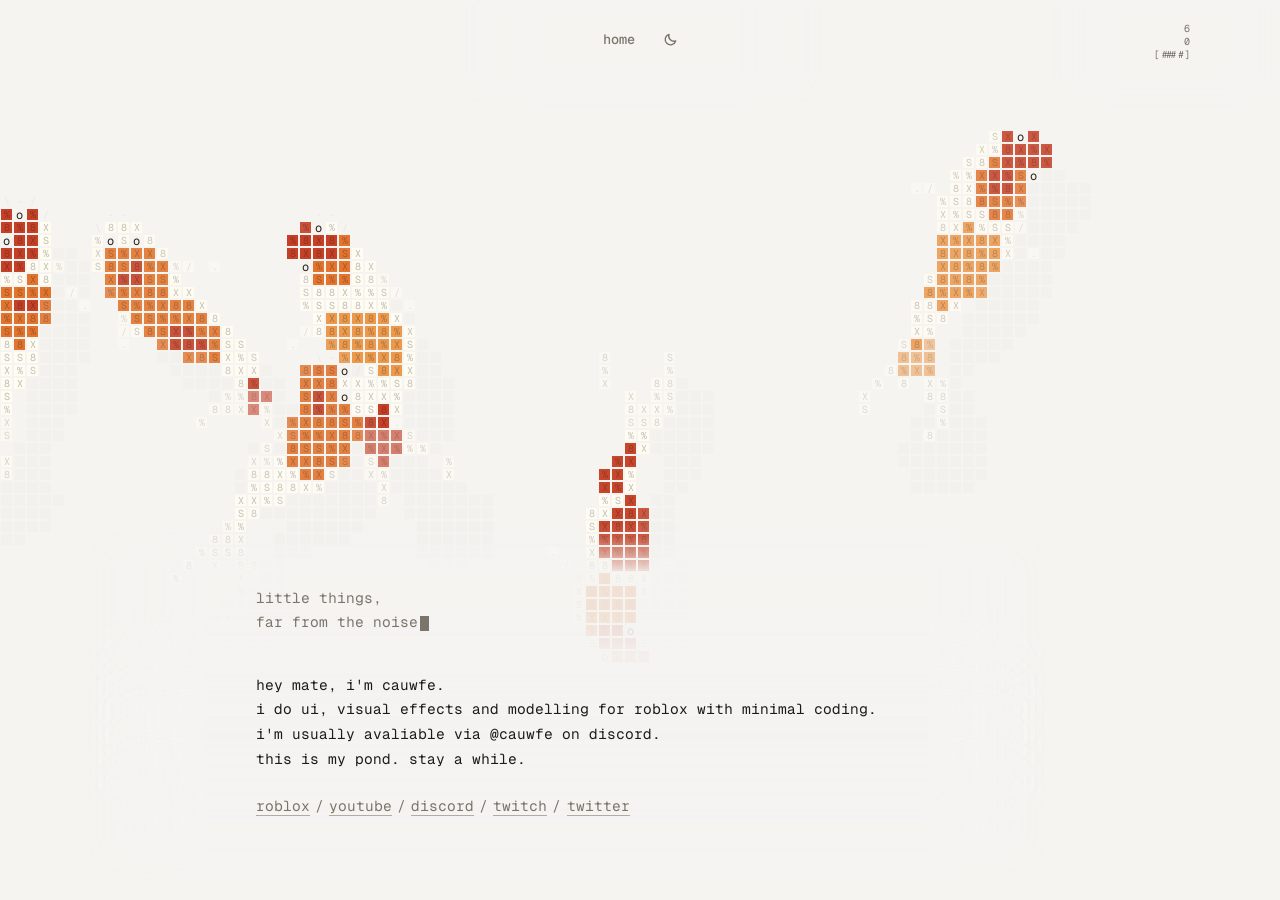
<file: index.html>
<!doctype html>
<html lang="en" data-theme="light">
<head>
<meta charset="utf-8">
<meta name="viewport" content="width=device-width, initial-scale=1, viewport-fit=cover">
<title>cauwfe.com</title>
<meta name="description" content="cauwfe — a quiet pond on the internet">
<meta name="theme-color" content="#ebe7dd">
<link rel="icon" type="image/png" sizes="128x128" href="[data-uri]">
<link rel="preconnect" href="https://fonts.googleapis.com">
<link rel="preconnect" href="https://fonts.gstatic.com" crossorigin>
<link rel="stylesheet" href="https://fonts.googleapis.com/css2?family=Geist+Mono:wght@400;500&display=swap">
<style>
  :root {
    --bg: #1a1917;
    --fg: #fffdfa;
    --dim: #9a9896;
    --line: #5a5550;
    color-scheme: dark;
  }
  :root[data-theme="light"] {
    --bg: #f5f4f1;
    --fg: #1d1b18;
    --dim: #7a746a;
    --line: #b3ab9d;
    color-scheme: light;
  }
  * { box-sizing: border-box; }
  .switching, .switching *, .switching *::before, .switching *::after { transition: none !important; }
  html, body { margin: 0; height: 100%; }
  body {
    background: var(--bg);
    color: var(--fg);
    font: 14.5px/1.7 "Geist Mono", ui-monospace, "SF Mono", Menlo, Consolas, "Liberation Mono", monospace;
    overflow: hidden;
    -webkit-font-smoothing: antialiased;
  }
  #pond { position: fixed; inset: 0; width: 100%; height: 100%; display: block; z-index: 0; }

  nav {
    position: fixed; top: 28px; left: 0; right: 0;
    width: fit-content; margin-inline: auto;
    display: flex; justify-content: center; align-items: center; gap: 28px;
    z-index: 2; font-size: 13.5px; font-weight: 500; pointer-events: none;
  }
  nav > * { pointer-events: auto; }
  nav, nav .cur { color: var(--dim); }
  button#theme {
    background: none; border: 0; padding: 0; margin: 0; cursor: pointer;
    color: var(--dim); font: inherit; line-height: 1;
  }
  button#theme:hover { color: var(--dim); }
  button#theme svg { width: 15px; height: 15px; display: block; }

  #stats {
    position: fixed; top: 22px; right: max(20px, 7vw);
    z-index: 2; font-size: 10px; line-height: 1.3; color: var(--dim);
    text-align: right; pointer-events: none; font-variant-numeric: tabular-nums;
  }

  main {
    position: fixed; z-index: 1;
    left: max(24px, 20vw);
    bottom: max(36px, 9vh);
    width: fit-content; max-width: min(640px, calc(100vw - 48px));
    pointer-events: none;
  }
  main > * { pointer-events: auto; position: relative; }
  /* a plain background-coloured overlay behind each text element: big panel, short fall-off (normal blending) */
  main > *::before, nav::before, #stats::before {
    --fx: 120px; --fy: 48px;                      /* fall-off distance: sides / top+bottom */
    content: ""; position: absolute; z-index: -1; pointer-events: none;
    background: color-mix(in srgb, var(--bg) 86%, transparent);
    -webkit-mask-image:
      linear-gradient(to right, transparent 0, rgba(0,0,0,.12) calc(var(--fx) * .3), rgba(0,0,0,.5) calc(var(--fx) * .6), #000 var(--fx),
                      #000 calc(100% - var(--fx)), rgba(0,0,0,.5) calc(100% - var(--fx) * .6), rgba(0,0,0,.12) calc(100% - var(--fx) * .3), transparent 100%),
      linear-gradient(to bottom, transparent 0, rgba(0,0,0,.12) calc(var(--fy) * .3), rgba(0,0,0,.5) calc(var(--fy) * .6), #000 var(--fy),
                      #000 calc(100% - var(--fy)), rgba(0,0,0,.5) calc(100% - var(--fy) * .6), rgba(0,0,0,.12) calc(100% - var(--fy) * .3), transparent 100%);
    -webkit-mask-composite: source-in;
            mask-image:
      linear-gradient(to right, transparent 0, rgba(0,0,0,.12) calc(var(--fx) * .3), rgba(0,0,0,.5) calc(var(--fx) * .6), #000 var(--fx),
                      #000 calc(100% - var(--fx)), rgba(0,0,0,.5) calc(100% - var(--fx) * .6), rgba(0,0,0,.12) calc(100% - var(--fx) * .3), transparent 100%),
      linear-gradient(to bottom, transparent 0, rgba(0,0,0,.12) calc(var(--fy) * .3), rgba(0,0,0,.5) calc(var(--fy) * .6), #000 var(--fy),
                      #000 calc(100% - var(--fy)), rgba(0,0,0,.5) calc(100% - var(--fy) * .6), rgba(0,0,0,.12) calc(100% - var(--fy) * .3), transparent 100%);
            mask-composite: intersect;
  }
  main > *::before { inset: -64px -170px; }
  nav::before      { --fx: 90px; --fy: 40px; inset: -60px -150px; }
  #stats::before   { --fx: 70px; --fy: 34px; inset: -50px -110px; }
  blockquote {
    margin: 0 0 2.6em; color: var(--dim);
  }
  p { margin: 0; }
  .links { margin-top: 1.6em; color: var(--dim); }
  a {
    color: inherit; text-decoration: none;
    border-bottom: 1px solid var(--line);
    transition: border-color .2s, color .2s;
  }
  a:hover, a:focus-visible { color: var(--fg); border-color: var(--fg); outline: none; }
  .links a { color: var(--dim); }
  .links a:hover { color: var(--fg); }
  .links .sep { margin: 0 .35em; }
  .caret {
    display: inline-block; width: .6em; height: 1.05em; vertical-align: text-bottom;
    background: var(--dim); margin-left: 2px; animation: blink 1.1s steps(1) infinite;
  }
  @keyframes blink { 50% { opacity: 0; } }
  @media (max-width: 600px) {
    body { font-size: 13px; }
    nav { top: 20px; }
    #stats { top: 16px; right: 20px; }
  }
  @media (prefers-reduced-motion: reduce) { .caret { animation: none; } }
</style>
</head>
<body>

<canvas id="pond" aria-hidden="true"></canvas>

<nav>
  <span class="cur">home</span>
  <button id="theme" type="button" aria-label="Toggle light/dark theme" title="toggle theme"></button>
</nav>

<div id="stats" aria-hidden="true"><div id="nFish">6</div><div id="nFed">0</div><div id="food"></div></div>

<!-- ============ EDIT YOUR CONTENT BELOW ============ -->
<main>
  <blockquote>little things,<br>far from the noise<span class="caret"></span></blockquote>

  <p>hey mate, i'm cauwfe.</p>
  <p>i do ui, visual effects and modelling for roblox with minimal coding.</p>
  <p>i'm usually avaliable via @cauwfe on discord.</p>
  <p>this is my pond. stay a while.</p>

  <p class="links">
    <a href="https://www.roblox.com/search/users?keyword=cauwfe" target="_blank" rel="noopener noreferrer">roblox</a><span class="sep">/</span><a href="https://www.youtube.com/@cauwfe" target="_blank" rel="noopener noreferrer">youtube</a><span class="sep">/</span><a href="https://discord.com" target="_blank" rel="noopener noreferrer">discord</a><span class="sep">/</span><a href="https://www.twitch.tv/cauwfe" target="_blank" rel="noopener noreferrer">twitch</a><span class="sep">/</span><a href="https://x.com/cauwfe" target="_blank" rel="noopener noreferrer">twitter</a>
  </p>
</main>
<!-- ================================================= -->


<script>
(() => {
  'use strict';

  /* ---------- theme ---------- */
  const root = document.documentElement;
  const themeBtn = document.getElementById('theme');
  const ICON_SUN = '<svg viewBox="0 0 16 16" fill="none" stroke="currentColor" stroke-width="1.5" stroke-linecap="round"><circle cx="8" cy="8" r="3"/><path d="M8 1.5v1.6M8 12.9v1.6M1.5 8h1.6M12.9 8h1.6M3.4 3.4l1.1 1.1M11.5 11.5l1.1 1.1M3.4 12.6l1.1-1.1M11.5 4.5l1.1-1.1"/></svg>';
  const ICON_MOON = '<svg viewBox="0 0 16 16" fill="none" stroke="currentColor" stroke-width="1.5" stroke-linejoin="round"><path d="M13.5 9.6A5.7 5.7 0 0 1 6.4 2.5a5.7 5.7 0 1 0 7.1 7.1z"/></svg>';
  let theme = 'light';                 // always opens in light mode; the toggle only lasts for the visit
  function applyTheme() {
    root.dataset.theme = theme;
    themeBtn.innerHTML = theme === 'dark' ? ICON_SUN : ICON_MOON;
    const m = document.querySelector('meta[name=theme-color]');
    if (m) m.content = theme === 'dark' ? '#1a1917' : '#ebe7dd';
  }
  themeBtn.addEventListener('click', () => {
    theme = theme === 'dark' ? 'light' : 'dark';
    // freeze every transition for the switch so the page, text and blur panels all change on the same frame
    root.classList.add('switching');
    requestAnimationFrame(() => requestAnimationFrame(() => root.classList.remove('switching')));
    applyTheme();
  });
  applyTheme();

  /* ---------- palettes (rgb) ---------- */
  const PAL = {
    dark: {
      // sampled from the daoho.dev screenshot, with a clean white instead of its grey
      white: [238, 232, 220], orange: [172, 97, 52], red: [158, 74, 40],
      amber: [184, 118, 64], black: [42, 42, 49],
      shadow: [255, 244, 220, 0.007], ripple: [150, 147, 141], pellet: [184, 118, 64]
    },
    light: {
      white: [255, 252, 242], orange: [226, 112, 40], red: [196, 58, 32],
      amber: [236, 150, 70], black: [52, 52, 60],
      shadow: [90, 70, 40, 0.014], ripple: [90, 84, 74], pellet: [214, 100, 30]
    }
  };

  /* ---------- canvas ---------- */
  const cv = document.getElementById('pond');
  const ctx = cv.getContext('2d');
  const nFishEl = document.getElementById('nFish');
  const nFedEl = document.getElementById('nFed');
  const FONT = '"Geist Mono", ui-monospace, "SF Mono", Menlo, Consolas, "Liberation Mono", monospace';
  let W = 0, H = 0, dpr = 1, CS = 14, cols = 0, rows = 0;

  function resize() {
    dpr = Math.min(window.devicePixelRatio || 1, 2);
    W = window.innerWidth; H = window.innerHeight;
    CS = W < 600 ? 10 : 13;
    cv.width = Math.floor(W * dpr); cv.height = Math.floor(H * dpr);
    ctx.setTransform(dpr, 0, 0, dpr, 0, 0);
    cols = Math.ceil(W / CS); rows = Math.ceil(H / CS);
  }
  window.addEventListener('resize', resize);
  resize();

  /* ---------- helpers ---------- */
  const rnd = (a, b) => a + Math.random() * (b - a);
  const wrap = a => { while (a > Math.PI) a -= 2 * Math.PI; while (a < -Math.PI) a += 2 * Math.PI; return a; };
  const clamp = (v, a, b) => Math.max(a, Math.min(b, v));
  const BODY_CHARS = { white: '8S%X', orange: '8X%S', red: '8X%', amber: '%X8', black: 'X8' };

  /* ---------- koi ---------- */
  function makeSpots() {
    // kohaku-style: a white koi with a few big, soft-edged saddles of orange/red
    const spots = [];
    const style = Math.random();
    const n = style < 0.2 ? 2 : Math.floor(rnd(3, 5));       // a few mostly-white koi, most with several patches
    let u = rnd(0.1, 0.22);
    for (let i = 0; i < n && u < 0.88; i++) {
      const r = Math.random();
      const col = r < 0.6 ? 'orange' : r < 0.85 ? 'red' : 'amber';
      const ru = rnd(0.09, 0.17), v = rnd(-0.35, 0.35), rv = rnd(0.7, 1.15);
      spots.push({ u, v, ru, rv, col });
      // overlapping lobe + a small "heart" of deeper red so patches feel organic
      spots.push({ u: u + rnd(-0.07, 0.07), v: v + rnd(-0.4, 0.4), ru: ru * rnd(0.6, 0.9), rv: rv * rnd(0.5, 0.8), col });
      if (col === 'orange' && Math.random() < 0.4)
        spots.push({ u: u + rnd(-0.03, 0.03), v: v + rnd(-0.2, 0.2), ru: ru * 0.4, rv: rv * 0.4, col: 'red' });
      u += ru * rnd(1.8, 2.8);                                  // march down the back so patches don't all pile up
    }
    // tancho-style red crown on some fish
    if (Math.random() < 0.45) spots.push({ u: 0.04, v: 0, ru: 0.09, rv: 0.9, col: 'red' });
    return spots;
  }

  function makeFish(x, y) {
    const N = Math.floor(rnd(20, 26));            // long, slim body
    const ang = rnd(0, Math.PI * 2);
    const f = {
      N, w: rnd(2.6, 3.2), ang, speed: rnd(2.5, 4), base: rnd(2.4, 3.6),
      phase: rnd(0, 6.28), spots: makeSpots(), pts: [], tx: 0, ty: 0, boost: 0,
      depth: rnd(0.78, 1),                         // deeper koi are a little fainter and slower
      restT: rnd(3, 12), restLen: rnd(2, 3.5), wake: rnd(0.3, 1.5)
    };
    for (let i = 0; i < N; i++) f.pts.push({ x: x - Math.cos(ang) * i * 1.0, y: y - Math.sin(ang) * i * 1.0 });
    pickTarget(f);
    return f;
  }
  function pickTarget(f) {
    f.tx = rnd(-3, cols + 3); f.ty = rnd(-3, rows + 3);
  }

  const fish = [];
  const ripples = [];
  const pellets = [];
  let fed = 0;
  const FISH_COUNT = 6;
  for (let i = 0; i < FISH_COUNT; i++) fish.push(makeFish(rnd(0, cols), rnd(0, rows * 0.7)));
  nFishEl.textContent = FISH_COUNT;

  function addRipple(x, y, max, strength) {
    ripples.push({ x, y, t: 0, dur: max * 0.42 + 1.2, max, s: strength });
  }

  function updateFish(f, dt) {
    const head = f.pts[0];

    // choose a target: nearest pellet if any, else wander
    let chasing = false;
    let best = null, bd = 1e9;
    for (const p of pellets) {
      if (p.age < 0.35) continue;
      const d = Math.hypot(p.x - head.x, p.y - head.y);
      if (d < bd && d < 60) { bd = d; best = p; }
    }
    if (best) { f.tx = best.x; f.ty = best.y; chasing = true; }
    else if (Math.hypot(f.tx - head.x, f.ty - head.y) < 4) pickTarget(f);

    // steer
    // steer around other koi's bodies (only when close, so they can still swim right up to each other)
    let ax = 0, ay = 0;
    for (const o of fish) {
      if (o === f) continue;
      const lim = (f.w + o.w) * 0.9 + 5;
      for (let k = 0; k < o.N; k += 2) {
        const q = o.pts[k], dx = head.x - q.x, dy = head.y - q.y, d = Math.hypot(dx, dy);
        if (d < lim && d > 0.01) { const wg = (lim - d) / lim; ax += dx / d * wg; ay += dy / d * wg; }
      }
    }
    let gx = f.tx - head.x, gy = f.ty - head.y;
    const gl = Math.hypot(gx, gy) || 1; gx /= gl; gy /= gl;
    const want = Math.atan2(gy + ay * 2.5, gx + ax * 2.5);
    const diff = wrap(want - f.ang);
    const maxTurn = (chasing ? 3.2 : 1.5) * dt;
    f.ang += clamp(diff, -maxTurn, maxTurn);

    // keep within the (slightly oversized) pond
    const m = 5;
    if (head.x < -m && Math.cos(f.ang) < 0 || head.x > cols + m && Math.cos(f.ang) > 0 ||
        head.y < -m && Math.sin(f.ang) < 0 || head.y > rows + m && Math.sin(f.ang) > 0) {
      f.tx = cols / 2 + rnd(-cols / 4, cols / 4); f.ty = rows / 2 + rnd(-rows / 4, rows / 4);
    }

    // now and then a koi stops beating its tail and drifts
    f.restT -= dt;
    if (f.restT < -f.restLen) { f.restT = rnd(6, 15); f.restLen = rnd(1.8, 3.6); }
    const resting = !chasing && f.restT < 0;
    const goal = chasing ? f.base * 2.4 : f.base * f.depth * (resting ? 0.28 : 1);
    f.boost = Math.max(0, f.boost - dt);
    f.speed += (goal + (f.boost > 0 ? 3 : 0) - f.speed) * Math.min(1, dt * 2.5);
    // each tail beat gives a little surge forward, then a glide
    const surge = 0.78 + 0.34 * Math.sin(f.phase - 0.8);
    head.x += Math.cos(f.ang) * f.speed * surge * dt;
    head.y += Math.sin(f.ang) * f.speed * surge * dt;
    f.phase += dt * (resting ? 1.6 : 3 + f.speed * 0.9);
    // tiny wake ripples while swimming
    f.wake -= dt;
    if (f.wake <= 0) {
      f.wake = rnd(1, 1.9);
      if (f.speed > 2 && head.x > 0 && head.y > 0 && head.x < cols && head.y < rows) addRipple(head.x, head.y, 3.5, 0.22);
    }

    // follow-the-leader spine
    const seg = 1.0;
    for (let i = 1; i < f.N; i++) {
      const a = f.pts[i - 1], b = f.pts[i];
      const dx = a.x - b.x, dy = a.y - b.y;
      const d = Math.hypot(dx, dy) || 1e-6;
      if (d > seg) { const k = (d - seg) / d; b.x += dx * k; b.y += dy * k; }
    }

    // eat pellets
    for (let i = pellets.length - 1; i >= 0; i--) {
      const p = pellets[i];
      if (p.age > 0.35 && Math.hypot(p.x - head.x, p.y - head.y) < 2.2) {
        pellets.splice(i, 1);
        addRipple(p.x, p.y, 5, 0.9);
        fed++; nFedEl.textContent = fed;
        f.boost = 0.6;
      }
    }
  }

  /* hard separation: no two koi may overlap (they can still touch edge-to-edge) */
  function separate() {
    for (let pass = 0; pass < 2; pass++) {
      for (let a = 0; a < fish.length; a++) {
        for (let b = a + 1; b < fish.length; b++) {
          const A = fish[a], B = fish[b];
          for (let i = 0; i < A.N; i++) {
            const ra = radiusAt(i / (A.N - 1), A.w);
            for (let j = 0; j < B.N; j++) {
              const p = A.pts[i], q = B.pts[j];
              const dx = p.x - q.x, dy = p.y - q.y;
              const min = (ra + radiusAt(j / (B.N - 1), B.w)) * 0.92;
              const d2 = dx * dx + dy * dy;
              if (d2 >= min * min) continue;
              const d = Math.sqrt(d2) || 0.01, push = (min - d) * 0.5;
              const nx = dx / d, ny = dy / d;
              p.x += nx * push; p.y += ny * push; q.x -= nx * push; q.y -= ny * push;
            }
          }
        }
      }
    }
  }

  /* spine with swim wave -> array of {x,y,tx,ty} */
  function spine(f) {
    const out = [];
    const N = f.N;
    for (let i = 0; i < N; i++) {
      const a = f.pts[Math.max(0, i - 1)], b = f.pts[Math.min(N - 1, i + 1)];
      let tx = a.x - b.x, ty = a.y - b.y;
      const L = Math.hypot(tx, ty) || 1; tx /= L; ty /= L;
      const amp = 0.2 + 0.9 * Math.pow(i / (N - 1), 1.3);
      const off = Math.sin(f.phase - i * 0.55) * amp * 0.9;
      out.push({ x: f.pts[i].x - ty * off, y: f.pts[i].y + tx * off, tx, ty });
    }
    return out;
  }

  function radiusAt(u, w) {
    if (u < 0.1) return w * (0.45 + 0.4 * (u / 0.1));                     // rounded snout
    if (u < 0.36) return w * (0.85 + 0.15 * Math.sin((u - 0.1) / 0.26 * Math.PI / 2)); // shoulders, widest point
    if (u < 0.76) return w * (1 - 0.74 * Math.pow((u - 0.36) / 0.4, 1.15)); // taper to the narrow tail base
    return w * 0.26 + w * 0.85 * Math.pow((u - 0.76) / 0.24, 1.1);       // tail fin fans out
  }

  function spotColor(f, u, v) {
    for (let i = f.spots.length - 1; i >= 0; i--) {
      const s = f.spots[i];
      const du = (u - s.u) / s.ru, dv = (v - s.v) / s.rv;
      if (du * du + dv * dv < 1) return s.col;
    }
    return 'white';
  }

  /* rasterise one fish to cells; pass `cells` array + offset (for shadow) */
  function raster(f, sp, ox, oy, out, shadow) {
    const N = sp.length, STEPS = 3, total = (N - 1) * STEPS;
    const found = new Map();
    for (let k = 0; k <= total; k++) {
      const i = Math.min(N - 2, Math.floor(k / STEPS)), t = (k / STEPS) - i;
      const A = sp[i], B = sp[i + 1];
      const x = A.x + (B.x - A.x) * t + ox, y = A.y + (B.y - A.y) * t + oy;
      const px = -(A.ty + (B.ty - A.ty) * t), py = A.tx + (B.tx - A.tx) * t;
      const u = k / total;
      const r = radiusAt(u, f.w);
      const x0 = Math.floor(x - r - 1), x1 = Math.ceil(x + r + 1);
      const y0 = Math.floor(y - r - 1), y1 = Math.ceil(y + r + 1);
      for (let cy = y0; cy <= y1; cy++) {
        if (cy < 0 || cy >= rows) continue;
        for (let cx = x0; cx <= x1; cx++) {
          if (cx < 0 || cx >= cols) continue;
          const dx = cx + 0.5 - x, dy = cy + 0.5 - y;
          const d = Math.hypot(dx, dy) / r;
          if (d > 1) continue;
          const key = cy * cols + cx;
          const prev = found.get(key);
          if (!prev || d < prev.d) {
            found.set(key, { d, u, v: clamp((dx * px + dy * py) / r, -1, 1), cx, cy });
          }
        }
      }
    }
    for (const c of found.values()) {
      const key = c.cy * cols + c.cx;
      if (shadow) { out[key] = { shadow: true }; continue; }
      // forked tail: carve a notch out of the middle of the fin
      if (c.u > 0.9 && Math.abs(c.v) < (c.u - 0.9) * 7) continue;
      const tail = c.u > 0.8;
      const col = tail && c.u > 0.9 ? 'white' : spotColor(f, c.u, c.v);
      const alpha = (tail ? (theme === 'dark' ? 0.62 : 0.65) : 1) * (c.d > 0.82 ? 0.9 : 1) * f.depth;
      const set = BODY_CHARS[col];
      const ch = set[(c.cx * 7 + c.cy * 13 + Math.floor(T * 0.9 + c.cx * 0.37 + c.cy * 0.21)) % set.length]; // scales slowly shimmer
      out[key] = { col, a: alpha, ch, fin: false };
    }

    if (shadow) return;

    // pectoral fins: short swept-back paddles that flutter, drawn as pale translucent cells
    const S = sp[Math.floor(N * 0.24)];
    const flap = Math.sin(f.phase * 1.3) * 0.5;
    for (const side of [-1, 1]) {
      for (let j = 0; j < 3; j++) {
        const off = radiusAt(0.24, f.w) + 0.3 + j * 0.85 + flap * 0.35 * (j + 1) / 3;
        const back = 0.4 + j * 1.1;
        const fx = Math.floor(S.x - S.ty * side * off - S.tx * back);
        const fy = Math.floor(S.y + S.tx * side * off - S.ty * back);
        if (fx < 0 || fy < 0 || fx >= cols || fy >= rows) continue;
        const key = fy * cols + fx;
        if (!out[key]) out[key] = { col: 'white', a: 0.5 - j * 0.08, ch: ['%', '/', '.'][j], fin: false };
      }
    }
    // eyes
    const E = sp[1], er = radiusAt(0.06, f.w) * 0.62;
    for (const side of [-1, 1]) {
      const ex = Math.floor(E.x - E.ty * side * er), ey = Math.floor(E.y + E.tx * side * er);
      if (ex < 0 || ey < 0 || ex >= cols || ey >= rows) continue;
      out[ey * cols + ex] = { eye: true, ch: 'o' };
    }
  }

  /* ---------- input ---------- */
  const MAX_FOOD = 4, REFILL = 5;     // 4 scoops, one comes back every 5s
  let food = MAX_FOOD, refill = 0;
  const foodEl = document.getElementById('food');
  function drawFood() {
    foodEl.textContent = '[' + '#'.repeat(food) + '.'.repeat(MAX_FOOD - food) + ']';
  }
  drawFood();
  function feed(clientX, clientY) {
    const x = clientX / CS, y = clientY / CS;
    if (food <= 0 || pellets.length > 24) { addRipple(x, y, 4, 0.35); return; }   // pond is full / out of food
    food--; drawFood();
    addRipple(x, y, 8, 1);
    const n = 4;
    for (let i = 0; i < n; i++) pellets.push({ x: x + rnd(-2.5, 2.5), y: y + rnd(-2.5, 2.5), age: 0 });
  }
  window.addEventListener('pointerdown', e => {
    if (e.target.closest('a, button')) return;
    feed(e.clientX, e.clientY);
  });

  /* ---------- draw ---------- */
  ctx.textAlign = 'center';
  ctx.textBaseline = 'middle';

  let last = performance.now();
  let rainT = 2;
  let T = 0;                                   // seconds since load (drives scale shimmer)
  const reduce = matchMedia('(prefers-reduced-motion: reduce)').matches;

  function frame(now) {
    const dt = Math.min(0.05, (now - last) / 1000) * (reduce ? 0.5 : 1);
    T += dt;
    last = now;
    const P = PAL[theme];

    // update
    for (const f of fish) updateFish(f, dt);
    separate();
    for (let i = pellets.length - 1; i >= 0; i--) { pellets[i].age += dt; if (pellets[i].age > 25) pellets.splice(i, 1); }
    for (let i = ripples.length - 1; i >= 0; i--) { ripples[i].t += dt; if (ripples[i].t > ripples[i].dur) ripples.splice(i, 1); }
    if (food < MAX_FOOD) { refill += dt; if (refill >= REFILL) { refill = 0; food++; drawFood(); } } else refill = 0;
    rainT -= dt;
    if (rainT <= 0) { rainT = rnd(3, 7); addRipple(rnd(0, cols), rnd(0, rows), rnd(5, 9), 0.5); }

    // rasterise
    const shadowCells = [], bodyCells = [];
    const spines = fish.map(spine);
    fish.forEach((f, i) => raster(f, spines[i], 3, 3.5, shadowCells, true));
    fish.forEach((f, i) => raster(f, spines[i], 0, 0, bodyCells, false));

    // paint
    ctx.clearRect(0, 0, W, H);
    ctx.font = `${Math.round(CS * 0.78)}px ${FONT}`;

    // ripples (under fish)
    for (const r of ripples) {
      const k = r.t / r.dur;
      const R = r.max * (1 - Math.pow(1 - k, 2));
      const a = (1 - k) * 0.5 * r.s;
      const pad = Math.ceil(R + 2);
      const cx0 = Math.floor(r.x) - pad, cy0 = Math.floor(r.y) - pad;
      for (let cy = cy0; cy <= cy0 + pad * 2; cy++) {
        if (cy < 0 || cy >= rows) continue;
        for (let cx = cx0; cx <= cx0 + pad * 2; cx++) {
          if (cx < 0 || cx >= cols) continue;
          const dx = cx + 0.5 - r.x, dy = cy + 0.5 - r.y;
          const d = Math.hypot(dx, dy);
          let ch = null, aa = a;
          if (Math.abs(d - R) < 0.85) {
            const t = ((Math.atan2(dy, dx) + Math.PI / 2) % Math.PI + Math.PI) % Math.PI;
            ch = (t < Math.PI / 8 || t > 7 * Math.PI / 8) ? '-' : t < 3 * Math.PI / 8 ? '\\' : t < 5 * Math.PI / 8 ? '|' : '/';
            // note: tangent angle in y-down coordinates
            if (ch === '\\') ch = '/'; else if (ch === '/') ch = '\\';
          } else if (d < R - 1 && d > R - 3.2 && ((cx * 31 + cy * 17) % 5 === 0)) {
            ch = '.'; aa = a * 0.6;
          }
          if (ch) {
            ctx.fillStyle = `rgba(${P.ripple[0]},${P.ripple[1]},${P.ripple[2]},${aa})`;
            ctx.fillText(ch, cx * CS + CS / 2, cy * CS + CS / 2 + 1);
          }
        }
      }
    }

    // shadows
    ctx.fillStyle = `rgba(${P.shadow[0]},${P.shadow[1]},${P.shadow[2]},${P.shadow[3]})`;
    for (let i = 0; i < shadowCells.length; i++) {
      if (!shadowCells[i] || bodyCells[i]) continue;
      const cx = i % cols, cy = (i / cols) | 0;
      ctx.fillRect(cx * CS + 1, cy * CS + 1, CS - 2, CS - 2);
    }

    // bodies
    for (let i = 0; i < bodyCells.length; i++) {
      const c = bodyCells[i];
      if (!c) continue;
      const cx = i % cols, cy = (i / cols) | 0;
      const x = cx * CS, y = cy * CS;
      if (c.fin) {
        ctx.fillStyle = `rgba(${P.ripple[0]},${P.ripple[1]},${P.ripple[2]},0.45)`;
        ctx.fillText(c.ch, x + CS / 2, y + CS / 2 + 1);
        continue;
      }
      if (c.eye) {                                   // eyes: just the glyph, no box behind it
        ctx.font = `${Math.round(CS * 0.9)}px ${FONT}`;
        ctx.fillStyle = theme === 'dark' ? 'rgba(244,238,226,0.95)' : 'rgba(34,20,10,0.95)';
        ctx.fillText('o', x + CS / 2, y + CS / 2 + 1);
        ctx.font = `${Math.round(CS * 0.78)}px ${FONT}`;
        continue;
      }
      const rgb = P[c.col];
      ctx.fillStyle = `rgba(${rgb[0]},${rgb[1]},${rgb[2]},${c.a})`;
      ctx.fillRect(x + 1, y + 1, CS - 2, CS - 2);
      if (c.col === 'black') ctx.fillStyle = 'rgba(255,255,255,0.18)';
      else ctx.fillStyle = `rgba(0,0,0,${0.26 * c.a})`;
      ctx.fillText(c.ch, x + CS / 2, y + CS / 2 + 1);
    }

    // pellets
    for (const p of pellets) {
      const a = p.age < 14 ? 1 : Math.max(0, 1 - (p.age - 14) / 11);
      ctx.fillStyle = `rgba(${P.pellet[0]},${P.pellet[1]},${P.pellet[2]},${a})`;
      const bob = Math.sin(p.age * 2 + p.x) * 0.15;
      ctx.fillText('o', p.x * CS, (p.y + bob) * CS);
    }

    requestAnimationFrame(frame);
  }
  requestAnimationFrame(t => { last = t; frame(t); });
})();
</script>
</body>
</html>
</file>
